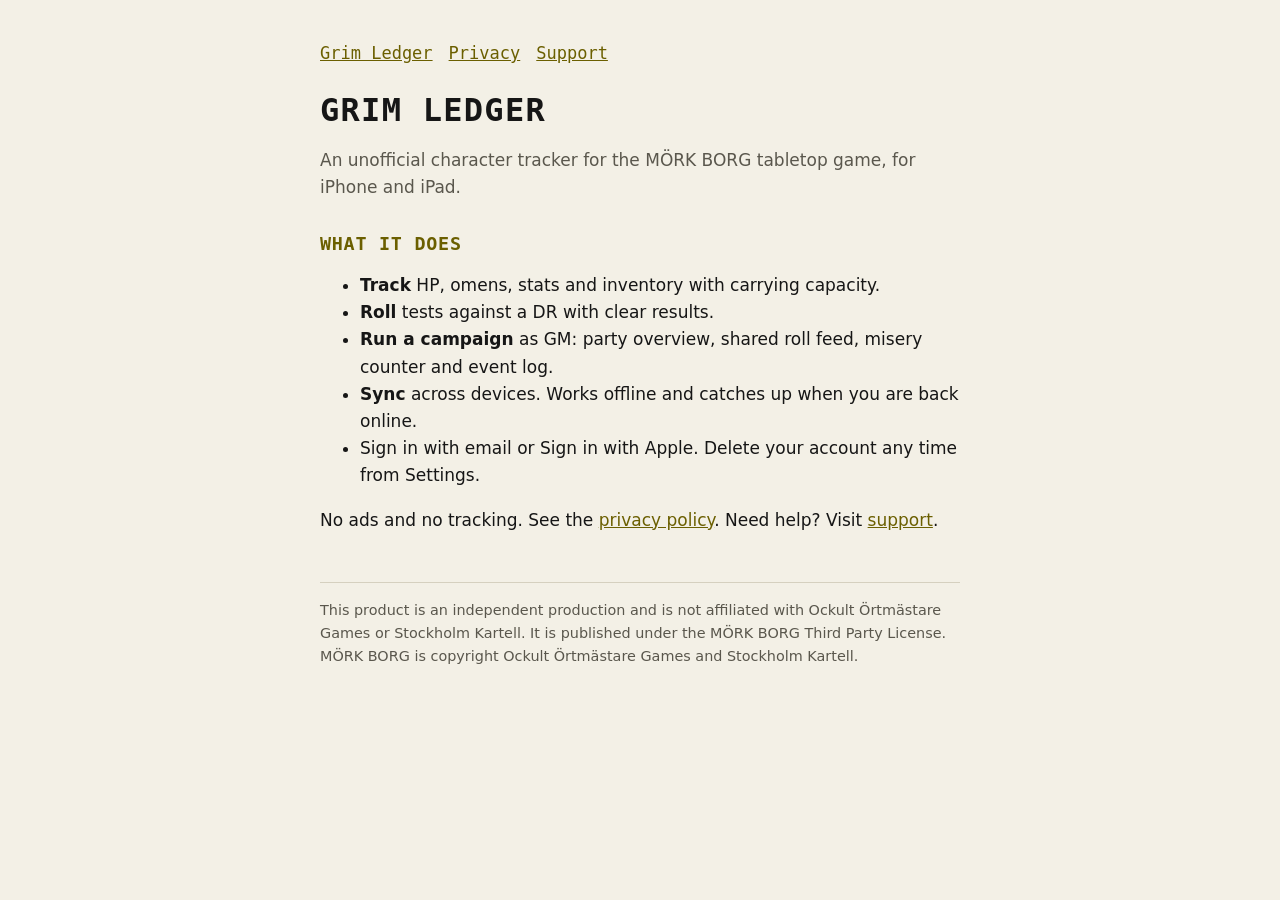
<file: index.html>
<!doctype html><html lang="en"><head><meta charset="utf-8"><meta name="viewport" content="width=device-width,initial-scale=1"><title>Grim Ledger</title><meta name="description" content="Unofficial character tracker for the MÖRK BORG tabletop RPG on iPhone and iPad."><link rel="stylesheet" href="style.css"></head><body><main>
<nav><a href="">Grim Ledger</a><a href="privacy/">Privacy</a><a href="support/">Support</a></nav>
<h1>Grim Ledger</h1>
<p class="muted">An unofficial character tracker for the MÖRK BORG tabletop game, for iPhone and iPad.</p>
<h2>What it does</h2>
<ul>
<li><b>Track</b> HP, omens, stats and inventory with carrying capacity.</li>
<li><b>Roll</b> tests against a DR with clear results.</li>
<li><b>Run a campaign</b> as GM: party overview, shared roll feed, misery counter and event log.</li>
<li><b>Sync</b> across devices. Works offline and catches up when you are back online.</li>
<li>Sign in with email or Sign in with Apple. Delete your account any time from Settings.</li>
</ul>
<p>No ads and no tracking. See the <a href="privacy/">privacy policy</a>. Need help? Visit <a href="support/">support</a>.</p>
<footer>This product is an independent production and is not affiliated with Ockult Örtmästare Games or Stockholm Kartell. It is published under the MÖRK BORG Third Party License. MÖRK BORG is copyright Ockult Örtmästare Games and Stockholm Kartell.</footer></main></body></html>
</file>
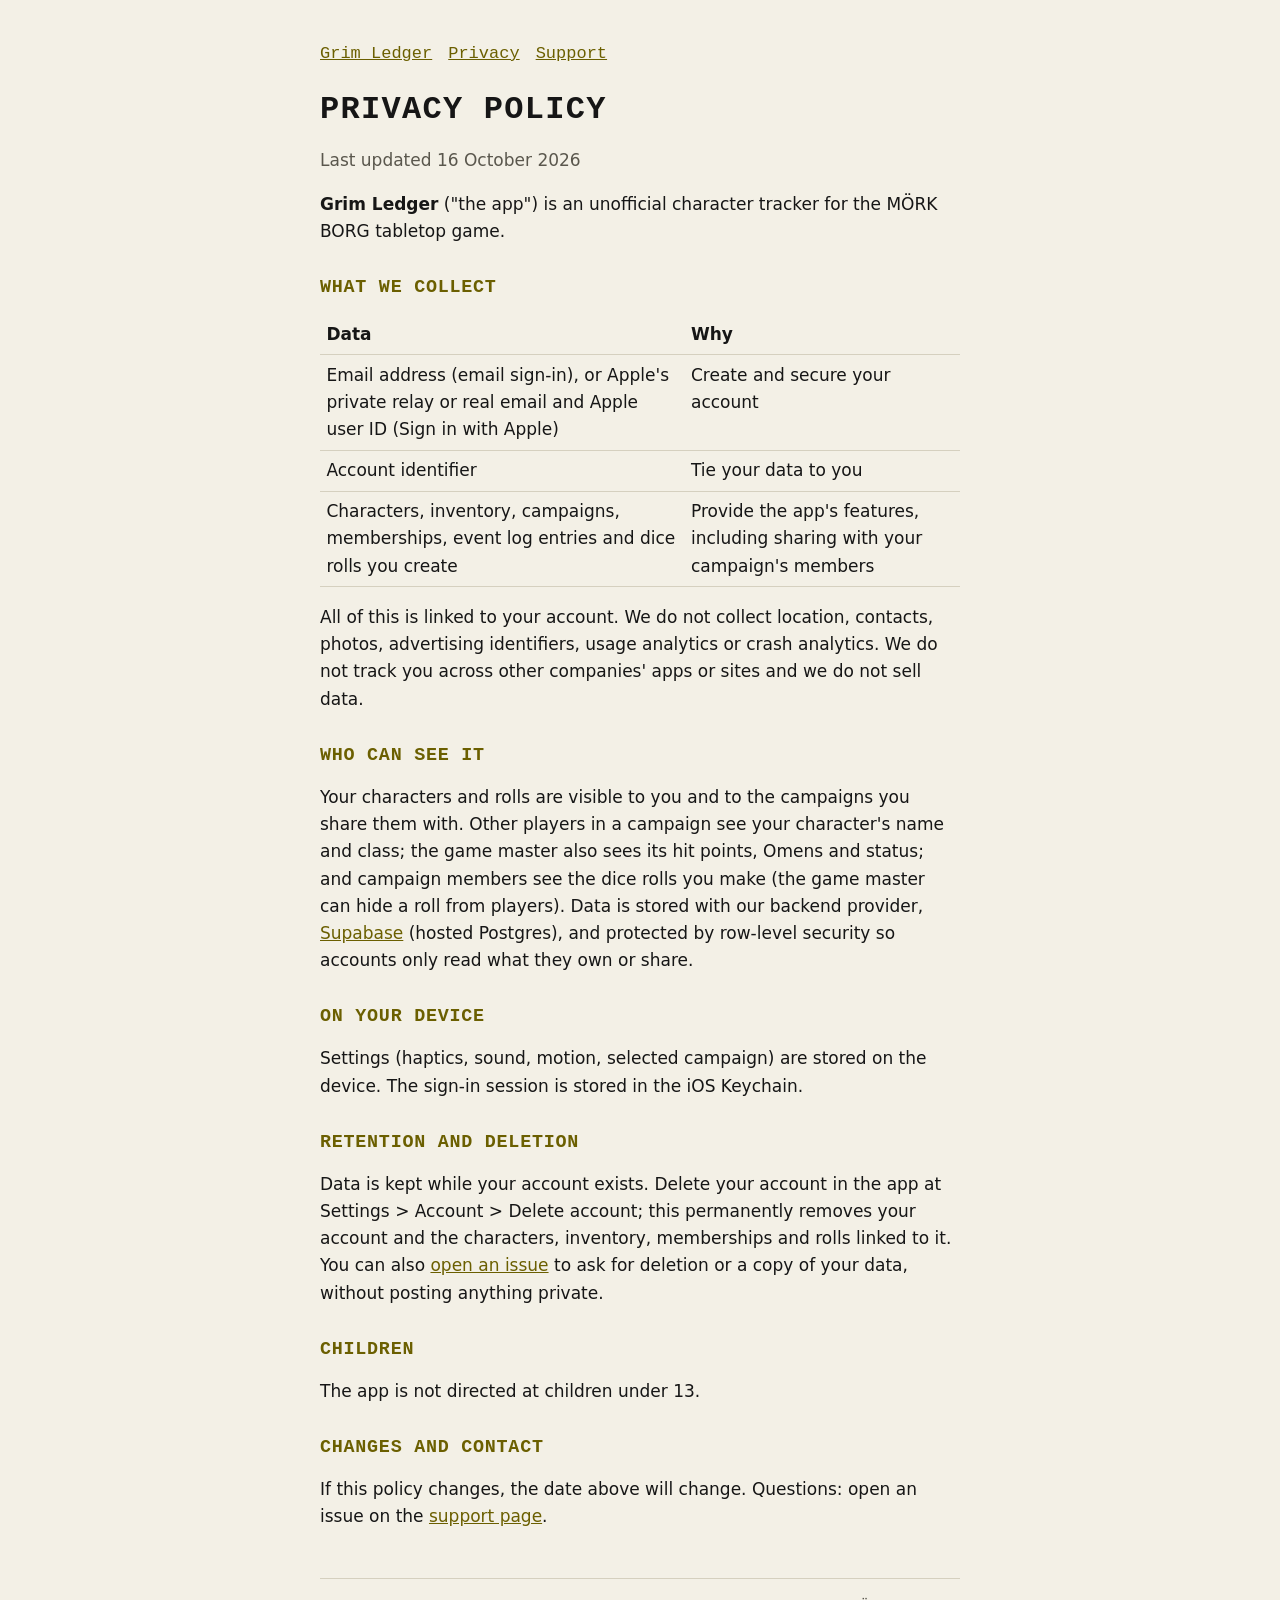
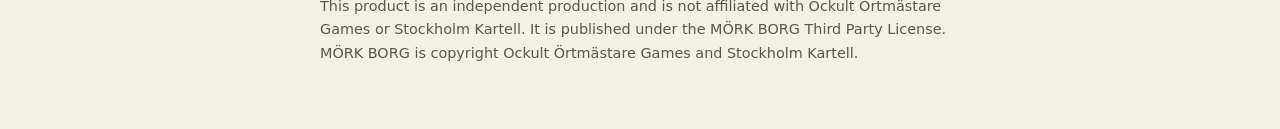
<file: privacy/index.html>
<!doctype html><html lang="en"><head><meta charset="utf-8"><meta name="viewport" content="width=device-width,initial-scale=1"><title>Privacy Policy – Grim Ledger</title><meta name="description" content="What data Grim Ledger collects and who can see it."><link rel="stylesheet" href="../style.css"></head><body><main>
<nav><a href="../">Grim Ledger</a><a href="../privacy/">Privacy</a><a href="../support/">Support</a></nav>
<h1>Privacy Policy</h1>
<p class="muted">Last updated 16 October 2026</p>
<p><b>Grim Ledger</b> ("the app") is an unofficial character tracker for the MÖRK BORG tabletop game.</p>
<h2>What we collect</h2>
<table><tr><th>Data</th><th>Why</th></tr>
<tr><td>Email address (email sign-in), or Apple's private relay or real email and Apple user ID (Sign in with Apple)</td><td>Create and secure your account</td></tr>
<tr><td>Account identifier</td><td>Tie your data to you</td></tr>
<tr><td>Characters, inventory, campaigns, memberships, event log entries and dice rolls you create</td><td>Provide the app's features, including sharing with your campaign's members</td></tr></table>
<p>All of this is linked to your account. We do not collect location, contacts, photos, advertising identifiers, usage analytics or crash analytics. We do not track you across other companies' apps or sites and we do not sell data.</p>
<h2>Who can see it</h2>
<p>Your characters and rolls are visible to you and to the campaigns you share them with. Other players in a campaign see your character's name and class; the game master also sees its hit points, Omens and status; and campaign members see the dice rolls you make (the game master can hide a roll from players). Data is stored with our backend provider, <a href="https://supabase.com/privacy">Supabase</a> (hosted Postgres), and protected by row-level security so accounts only read what they own or share.</p>
<h2>On your device</h2>
<p>Settings (haptics, sound, motion, selected campaign) are stored on the device. The sign-in session is stored in the iOS Keychain.</p>
<h2>Retention and deletion</h2>
<p>Data is kept while your account exists. Delete your account in the app at Settings &gt; Account &gt; Delete account; this permanently removes your account and the characters, inventory, memberships and rolls linked to it. You can also <a href="https://github.com/borkur/morkborg-site/issues/new">open an issue</a> to ask for deletion or a copy of your data, without posting anything private.</p>
<h2>Children</h2>
<p>The app is not directed at children under 13.</p>
<h2>Changes and contact</h2>
<p>If this policy changes, the date above will change. Questions: open an issue on the <a href="https://github.com/borkur/morkborg-site/issues">support page</a>.</p>
<footer>This product is an independent production and is not affiliated with Ockult Örtmästare Games or Stockholm Kartell. It is published under the MÖRK BORG Third Party License. MÖRK BORG is copyright Ockult Örtmästare Games and Stockholm Kartell.</footer></main></body></html>
</file>
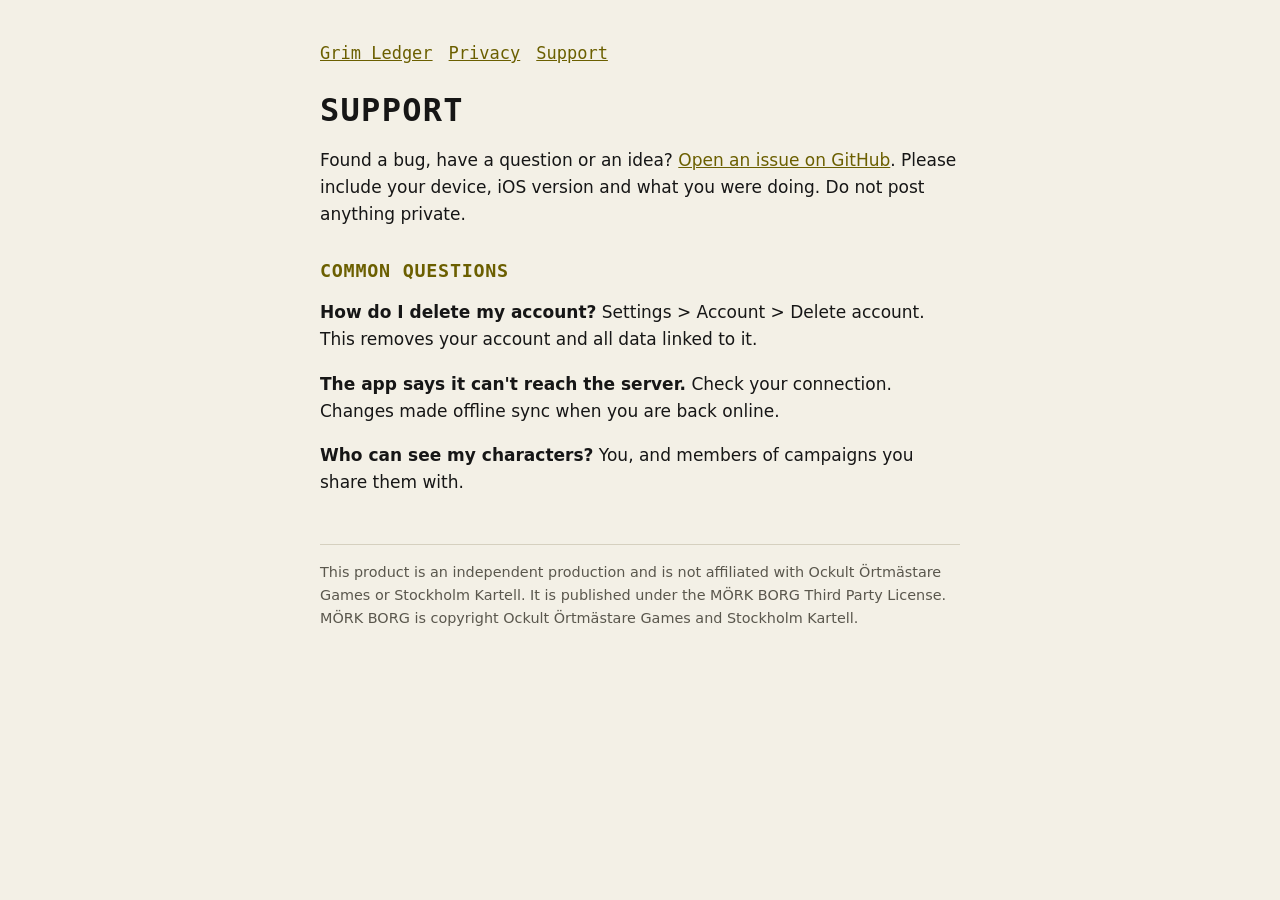
<file: support/index.html>
<!doctype html><html lang="en"><head><meta charset="utf-8"><meta name="viewport" content="width=device-width,initial-scale=1"><title>Support – Grim Ledger</title><meta name="description" content="Get help with Grim Ledger."><link rel="stylesheet" href="../style.css"></head><body><main>
<nav><a href="../">Grim Ledger</a><a href="../privacy/">Privacy</a><a href="../support/">Support</a></nav>
<h1>Support</h1>
<p>Found a bug, have a question or an idea? <a href="https://github.com/borkur/morkborg-site/issues/new">Open an issue on GitHub</a>. Please include your device, iOS version and what you were doing. Do not post anything private.</p>
<h2>Common questions</h2>
<p><b>How do I delete my account?</b> Settings &gt; Account &gt; Delete account. This removes your account and all data linked to it.</p>
<p><b>The app says it can't reach the server.</b> Check your connection. Changes made offline sync when you are back online.</p>
<p><b>Who can see my characters?</b> You, and members of campaigns you share them with.</p>
<footer>This product is an independent production and is not affiliated with Ockult Örtmästare Games or Stockholm Kartell. It is published under the MÖRK BORG Third Party License. MÖRK BORG is copyright Ockult Örtmästare Games and Stockholm Kartell.</footer></main></body></html>
</file>
<file: style.css>
:root{--bg:#0B0B0B;--fg:#EDEAE0;--muted:#A19D90;--accent:#FFE600;--line:#2B2B2B}
@media (prefers-color-scheme:light){:root{--bg:#F3F0E6;--fg:#161616;--muted:#5A574D;--accent:#6B5F00;--line:#D5D0BF}}
*{box-sizing:border-box}body{margin:0;background:var(--bg);color:var(--fg);font:17px/1.6 -apple-system,system-ui,sans-serif}
main{max-width:42rem;margin:0 auto;padding:2.5rem 1rem 4rem}
h1,h2{font-family:ui-monospace,"SF Mono",Menlo,monospace;text-transform:uppercase;letter-spacing:.04em;line-height:1.2}h1{font-size:2rem;margin:.5rem 0}h2{margin-top:2rem;color:var(--accent);font-size:1.15rem}
a{color:var(--accent)}.muted{color:var(--muted)}nav{display:flex;gap:1rem;flex-wrap:wrap;margin-bottom:1.5rem;font-family:ui-monospace,"SF Mono",Menlo,monospace}
footer{margin-top:3rem;padding-top:1rem;border-top:1px solid var(--line);color:var(--muted);font-size:.9rem}
table{border-collapse:collapse;width:100%}td,th{border-bottom:1px solid var(--line);padding:.4rem;text-align:left;vertical-align:top}
</file>
